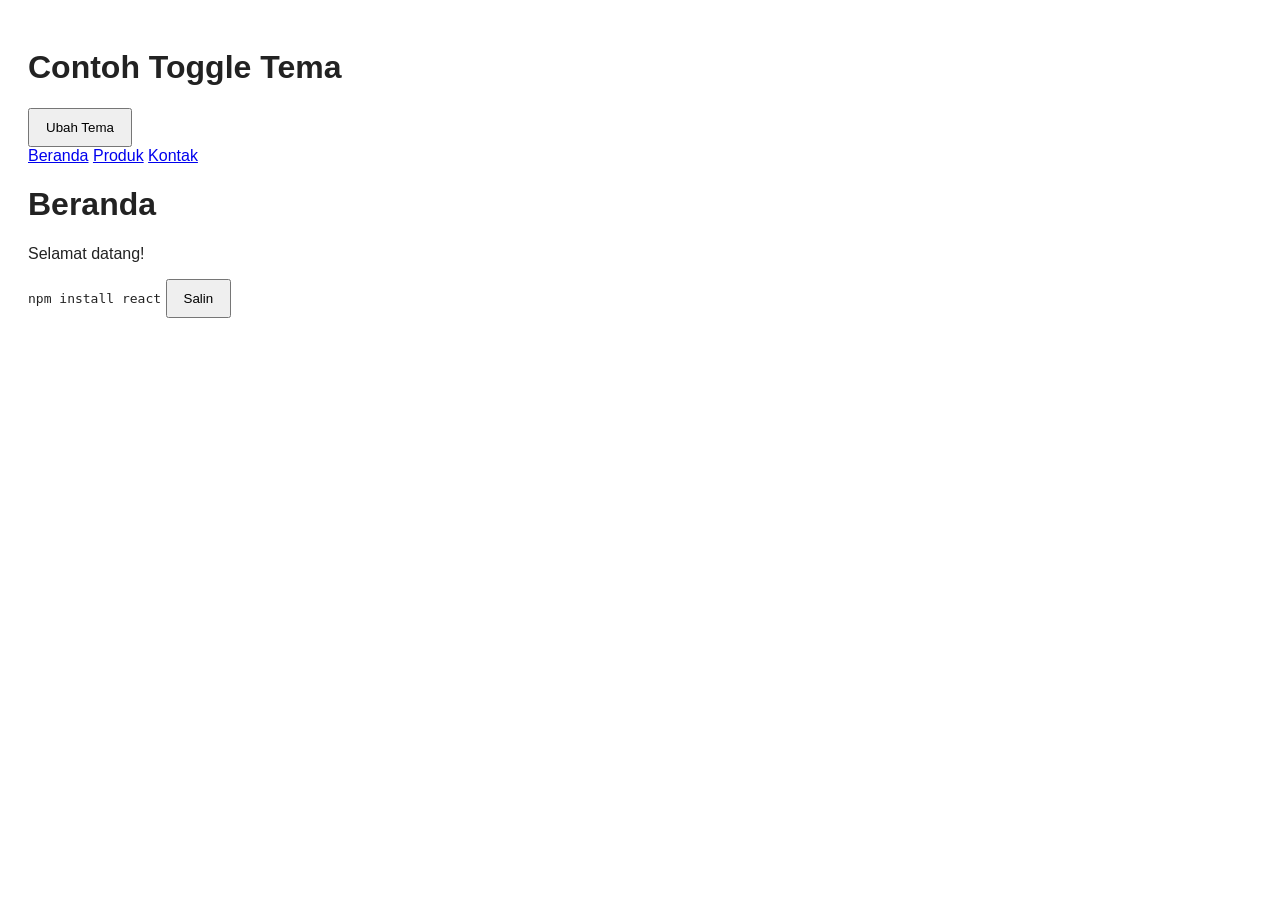
<file: index.html>
<!DOCTYPE html>
<html lang="id">
<head>
  <meta charset="UTF-8">
  <title>Toggle Tema</title>
  <style>
    /* Mode Terang (Default) */
    body {
      background-color: #ffffff;
      color: #222222;
      transition: background-color 0.3s, color 0.3s;
      font-family: sans-serif;
      padding: 20px;
    }

    /* Mode Gelap */
    body.gelap {
      background-color: #121212;
      color: #ffffff;
    }

    button {
      padding: 10px 16px;
      cursor: pointer;
    }
  </style>
</head>
<body>

  <h1>Contoh Toggle Tema</h1>
  <button id="tombol-tema">Ubah Tema</button>

  <!-- HTML -->
<nav>
  <a class="nav-link" href="#" data-halaman="beranda">Beranda</a>
  <a class="nav-link" href="#" data-halaman="produk">Produk</a>
  <a class="nav-link" href="#" data-halaman="kontak">Kontak</a>
</nav>
<main id="konten">


</main>

<!-- HTML -->
<code id="kode-contoh">npm install react</code>
<button id="tombol-salin">Salin</button>

  <script>
    // 1. Fungsi untuk menerapkan tema ke halaman & menyimpan ke localStorage
    function simpanTema(tema) {
      if (tema === "gelap") {
        document.body.classList.add("gelap");
      } else {
        document.body.classList.remove("gelap");
      }
      localStorage.setItem("tema", tema);
    }

    // 2. Jalankan saat halaman pertama kali dimuat (cek tema yang tersimpan)
    const temaTersimpan = localStorage.getItem("tema") || "terang";
    simpanTema(temaTersimpan);

    // 3. Event Listener pada tombol
    document.getElementById("tombol-tema").addEventListener("click", () => {
      const temaSekarang = localStorage.getItem("tema") || "terang";
      const temaBaru = temaSekarang === "terang" ? "gelap" : "terang";
      simpanTema(temaBaru);
    });

const halaman = {
  beranda: "<h1>Beranda</h1><p>Selamat datang!</p>",
  produk: "<h1>Produk</h1><p>Daftar produk kami.</p>",
  kontak: "<h1>Kontak</h1><p>Hubungi kami di sini.</p>",
};

function navigasiKe(namaHalaman) {
  document.getElementById("konten").innerHTML = halaman[namaHalaman];
  history.pushState({ halaman: namaHalaman }, namaHalaman, "/" + namaHalaman);
}

document.querySelectorAll(".nav-link").forEach((link) => {
  link.addEventListener("click", (e) => {
    e.preventDefault();
    navigasiKe(e.target.dataset.halaman);
  });
});

window.addEventListener("popstate", (e) => {
  const namaHalaman = e.state ? e.state.halaman : "beranda";
  document.getElementById("konten").innerHTML = halaman[namaHalaman];
});

// Muat halaman awal
navigasiKe("beranda");


document.getElementById("tombol-salin").addEventListener("click", async () => {
  const teks = document.getElementById("kode-contoh").textContent;
  const tombol = document.getElementById("tombol-salin");

  await navigator.clipboard.writeText(teks);
  tombol.textContent = "Tersalin!";
  setTimeout(() => {
    tombol.textContent = "Salin";
  }, 2000);
});

  </script>

</body>
</html>
</file>
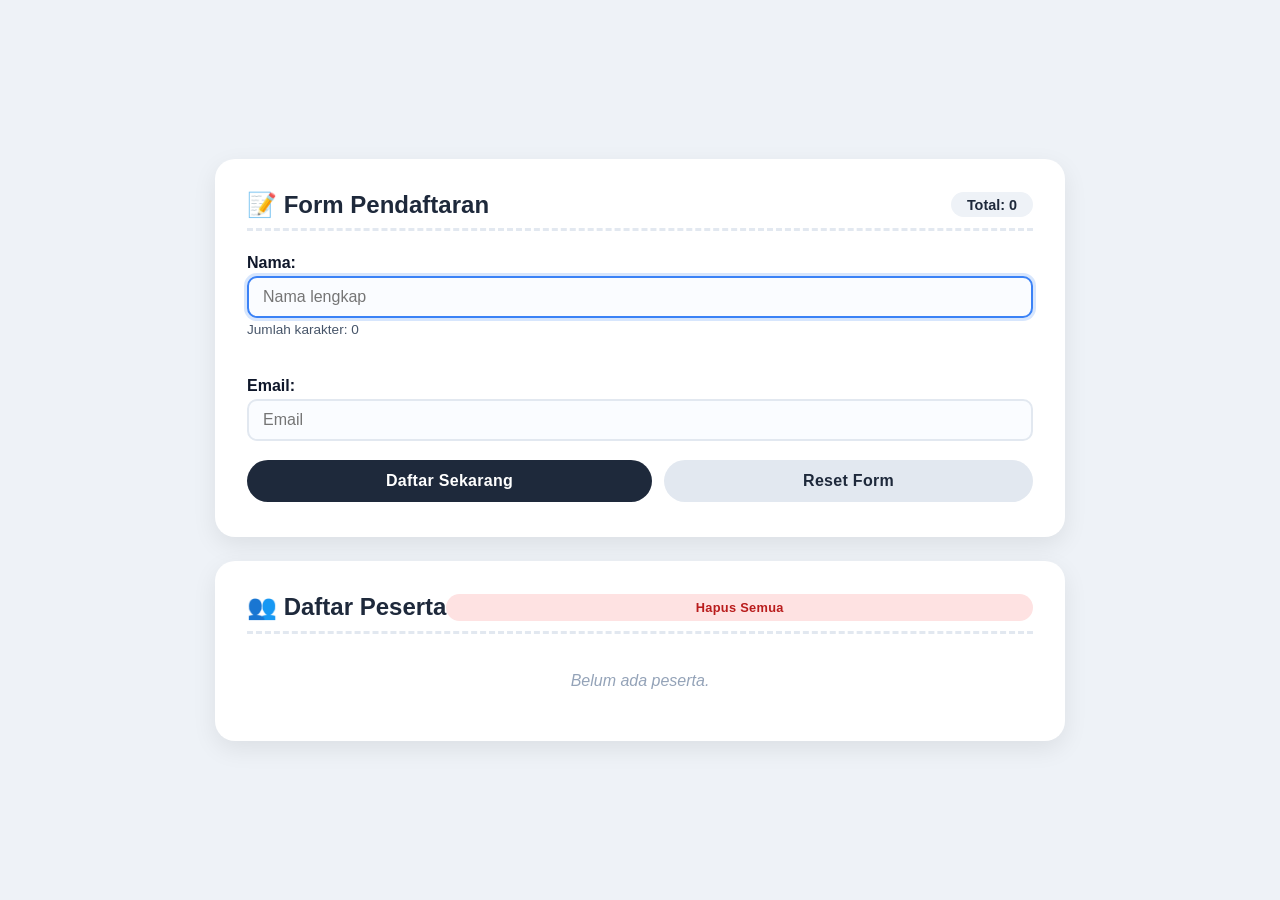
<file: bab-17-events/example/index.html>
<!DOCTYPE html>
<html lang="id">
<head>
    <meta charset="UTF-8" />
    <meta name="viewport" content="width=device-width, initial-scale=1.0" />
    <title>Workshop JavaScript - Pendaftaran</title>

    <!-- ============================================================ -->
    <!-- BAGIAN CSS: Gaya tampilan (seperti dekorasi meja pendaftaran) -->
    <!-- ============================================================ -->
    <link rel="stylesheet" href="style.css">
    
</head>
<body>

<div class="container">

    <!-- ============================================================ -->
    <!-- CARD 1: FORM PENDAFTARAN                                     -->
    <!-- ============================================================ -->
    <div class="card">
        <div class="card-header">
            <span>📝 Form Pendaftaran</span>
            <span class="total-badge" id="total-badge">Total: 0</span>
        </div>

        <form id="form-pendaftaran">

            <!-- Nama -->
            <div class="form-group">
                <label for="nama">Nama:</label>
                <input type="text" id="nama" placeholder="Nama lengkap" autofocus />
                <div class="char-count" id="char-count">Jumlah karakter: 0</div>
                <div class="key-message" id="key-message"></div>
            </div>

            <!-- Email -->
            <div class="form-group">
                <label for="email">Email:</label>
                <input type="email" id="email" placeholder="Email" />
            </div>

            <!-- Tombol -->
            <div class="button-group">
                <button type="submit" class="btn btn-primary">Daftar Sekarang</button>
                <button type="button" id="reset-btn" class="btn btn-secondary">Reset Form</button>
            </div>

            <!-- Notifikasi (sukses/error) akan muncul di sini -->
            <div id="form-notification" class="form-notification"></div>
        </form>
    </div>

    <!-- ============================================================ -->
    <!-- CARD 2: DAFTAR PESERTA                                      -->
    <!-- ============================================================ -->
    <div class="card">
        <div class="card-header">
            <span>👥 Daftar Peserta</span>
            <button type="button" id="clear-all-btn" class="btn btn-danger" style="padding: 6px 16px; font-size: 0.8rem;">Hapus Semua</button>
        </div>

        <div id="participant-list-container">
            <!-- akan diisi oleh JavaScript -->
            <p class="empty-message">Belum ada peserta.</p>
        </div>
    </div>

</div>

<!-- ============================================================ -->
<!-- BAGIAN JAVASCRIPT: Otak / logika interaksi                   -->
<!-- ============================================================ -->
<script src="script.js"></script>

</body>
</html>
</file>
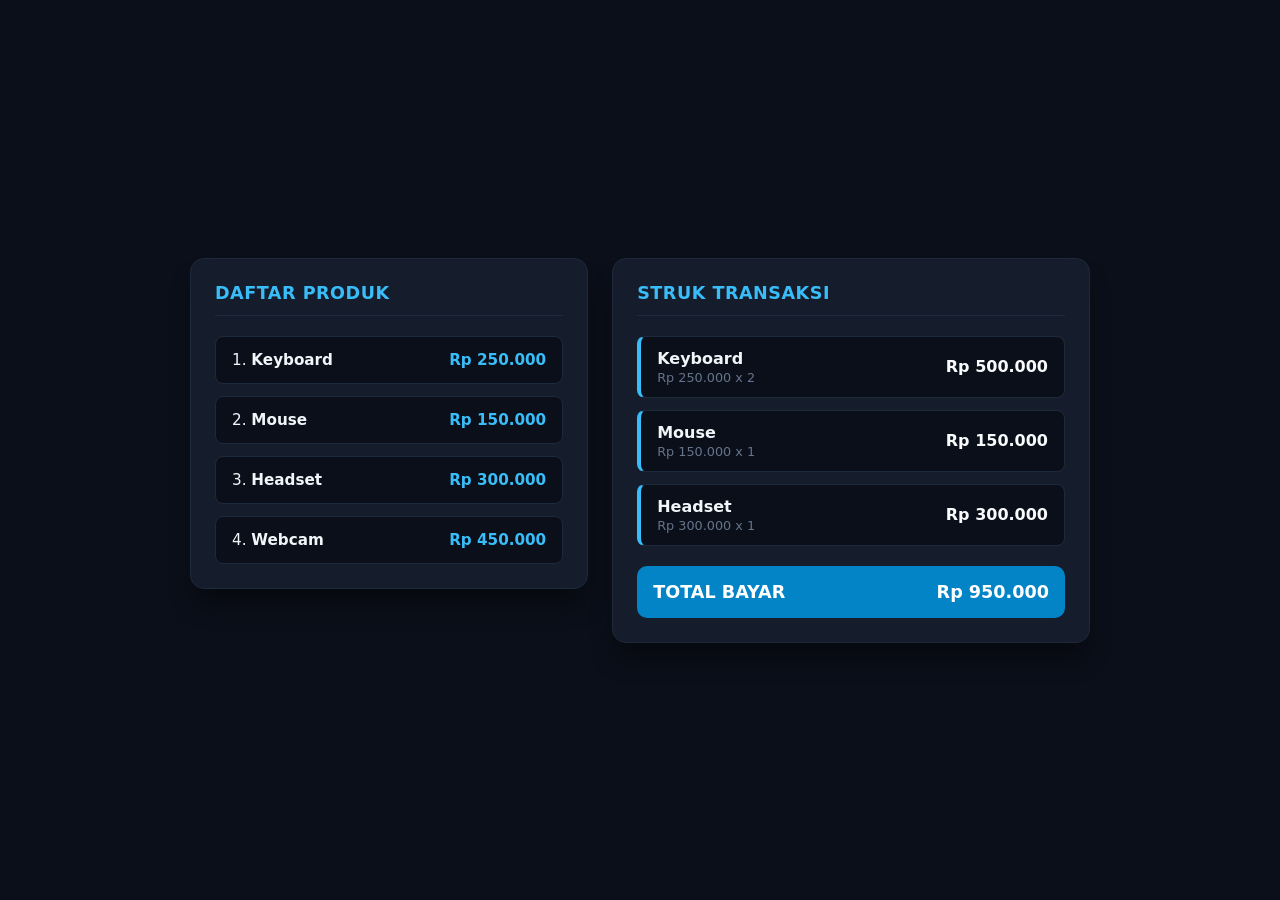
<file: bab-18-modularisasi-javascript/kasir/index.html>
<!DOCTYPE html>
<html lang="en">
<head>
    <meta charset="UTF-8">
    <meta name="viewport" content="width=device-width, initial-scale=1.0">
    <title>Aplikasi Kasir Modular</title>
    <link rel="stylesheet" href="./css/style.css">
</head>
<body>
    <div class="container">

        <div class="card">
            <div class="card-header">
                <h2>DAFTAR PRODUK</h2>
            </div>
            <ul id="daftar-produk-list" class="produk-list">
                <!-- JS Modular -->
            </ul>
        </div>

        <div class="card">
            <div class="card-header">
                <h2>STRUK TRANSAKSI</h2>
            </div>
            <div id="struk-transaksi" class="struk-list">
                <!-- JS Modular -->
            </div>

            <div class="total-box">
                <span>TOTAL BAYAR</span>
                <strong id="total-biaya">Rp0</strong>
            </div>
        </div>

    </div>
    
    <script type="module" src="./js/app.js"></script>
</body>
</html>
</file>
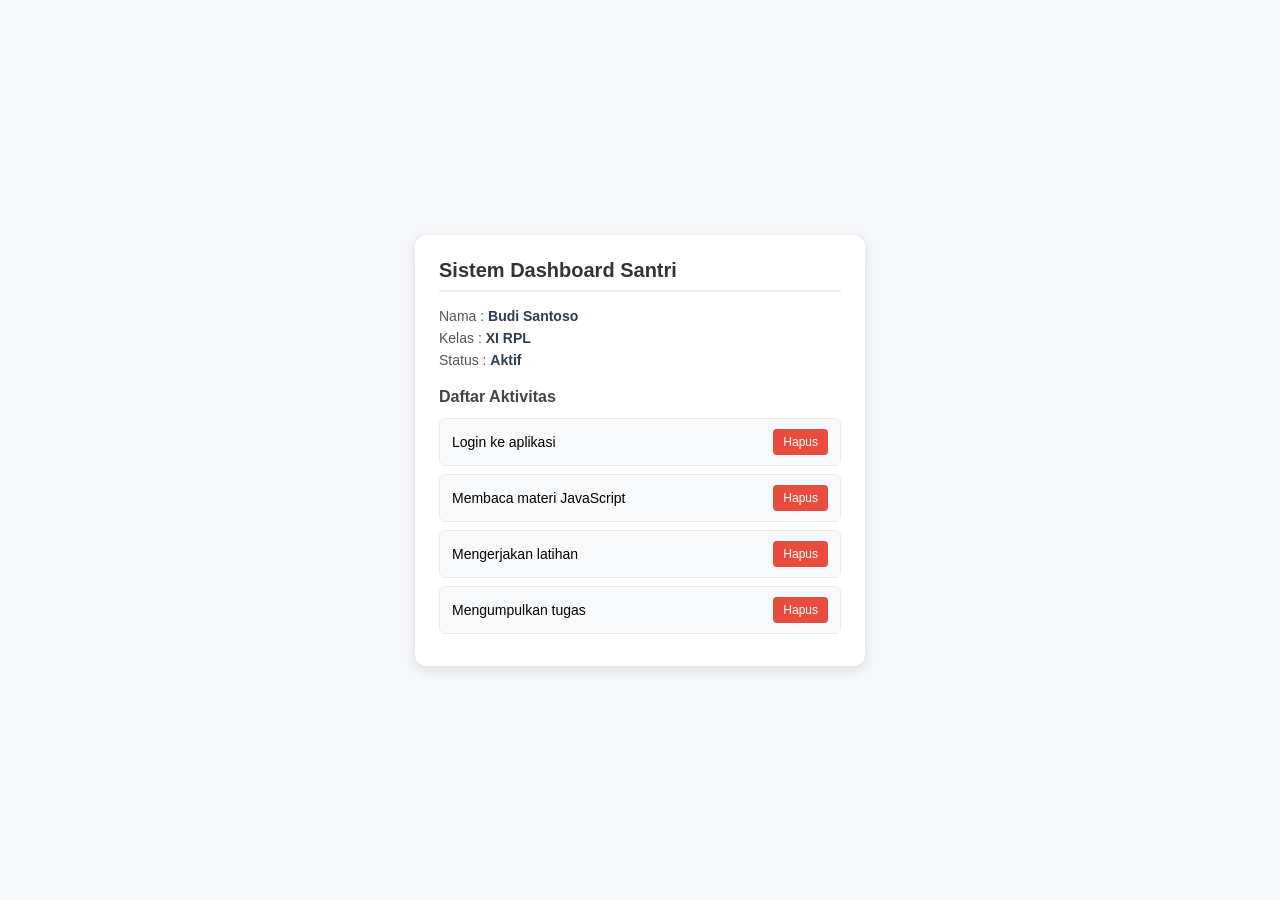
<file: bab-16-js-dom/latihan/tugas-34.html>
<!DOCTYPE html>
<html lang="en">
<head>
    <meta charset="UTF-8">
    <meta name="viewport" content="width=device-width, initial-scale=1.0">
    <title>Sistem Dashboard Santri</title>
    <link rel="stylesheet" href="./tugas-34.css">
</head>
<body>
    <section>
        <h1>Sistem Dashboard Santri</h1>
        
        <!-- Data Santri -->
        <div>
            <p>Nama     : <span id="nama"></span></p>
            <p>Kelas    : <span id="kelas"></span></p>
            <p>Status   : <span id="status"></span></p>
        </div>

        <!-- Aktivitas Santri -->
        <h2>Daftar Aktivitas</h2>
        <ul class="aktivitas"></ul>
    </section>
    <script src="./tugas-34.js"></script>
</body>
</html>
</file>
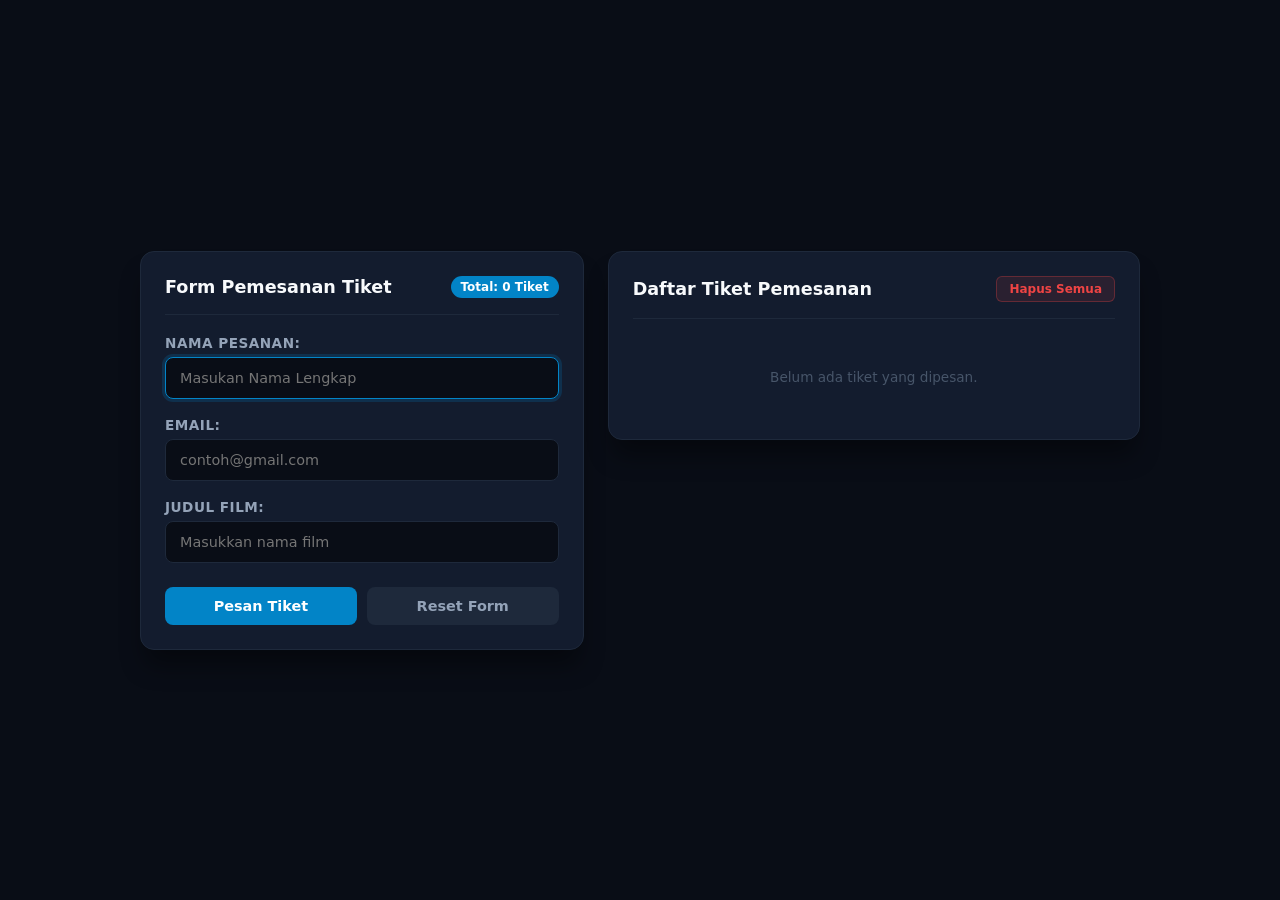
<file: bab-17-events/latihan/tugas-35.html>
<!DOCTYPE html>
<html lang="id">

<head>
    <meta charset="UTF-8">
    <meta name="viewport" content="width=device-width, initial-scale=1.0">
    <title>Pemesanan Tiket Bioskop</title>
    <link rel="stylesheet" href="tugas-35.css">
</head>

<body>
    <div class="container">

        <div class="card">
            <div class="card-header">
                <span>Form Pemesanan Tiket</span>
                <span class="total-badge" id="total-badge">Total: 0 Tiket</span>
            </div>

            <form id="form-pemesanan">
                <div class="form-group">
                    <label for="nama">Nama Pesanan:</label>
                    <input type="text" id="nama" placeholder="Masukan Nama Lengkap" autofocus />
                </div>

                <div class="form-group">
                    <label for="email">Email:</label>
                    <input type="email" id="email" placeholder="contoh@gmail.com" />
                </div>

                <div class="form-group">
                    <label for="film">Judul Film:</label>
                    <input type="text" id="film" placeholder="Masukkan nama film" />
                </div>

                <div class="button-group">
                    <button type="submit" class="btn btn-primary">Pesan Tiket</button>
                    <button type="button" id="reset-btn" class="btn btn-secondary">Reset Form</button>
                </div>

                <div id="form-notification" class="form-notification"></div>
            </form>
        </div>

        <div class="card">
            <div class="card-header">
                <span>Daftar Tiket Pemesanan</span>
                <button type="button" id="clear-all-btn" class="btn btn-danger">Hapus Semua</button>
            </div>

            <div id="ticket-list-container">
                <p class="empty-message">Belum ada tiket yang dipesan.</p>
            </div>
        </div>
    </div>
    <script src="./tugas-35.js"></script>
</body>

</html>
</file>
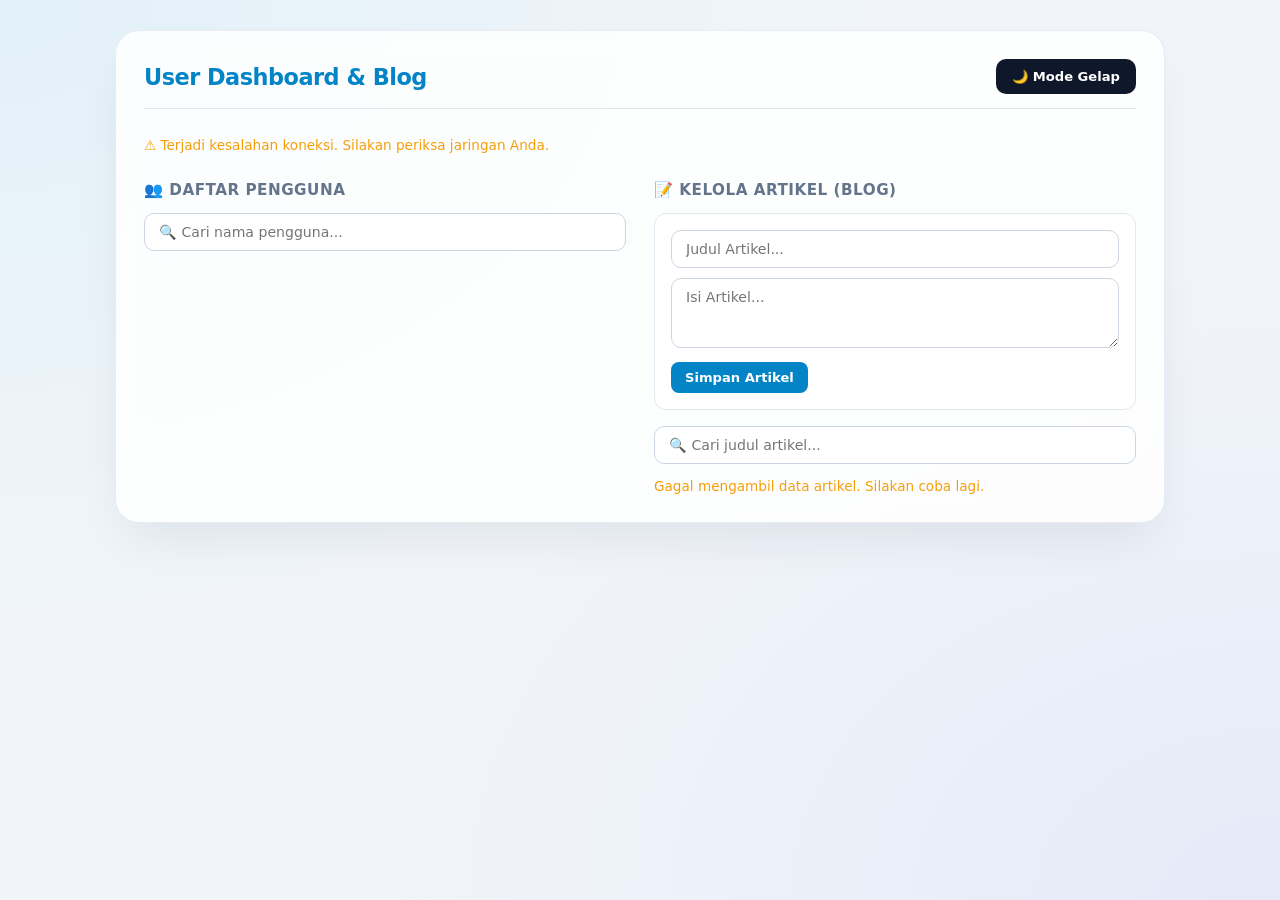
<file: bab-21-web-api/latihan-2/tugas-38.html>
<!DOCTYPE html>
<html lang="id">

<head>
    <meta charset="UTF-8">
    <meta name="viewport" content="width=device-width, initial-scale=1.0">
    <title>User Dashboard & Simple Blog</title>
    <link rel="stylesheet" href="./tugas-38.css">
</head>

<body>
    <section>

        <div class="header-banner">
            <h1>User Dashboard & Blog</h1>
            <button id="btn-tema">🌙 Mode Gelap</button>
        </div>

        <p id="notifikasi" class="notif-pesan"></p>

        <div class="kolom-kiri">

            <div id="view-daftar">
                <h2>👥 Daftar Pengguna</h2>
                
                <div class="control-box">
                    <input type="text" id="input-cari" placeholder="🔍 Cari nama pengguna..." />
                </div>

                <div id="user-card-container" class="card-container">
                    <!-- Dimuat via JavaScript -->
                </div>
            </div>

            <div id="view-detail" class="view-detail">
                <button id="btn-kembali">← Kembali ke Daftar</button>
                <h2>Detail Pengguna</h2>
                <div class="detail-box">
                    <p>Nama       : <span id="detail-nama"></span></p>
                    <p>Email      : <span id="detail-email"></span></p>
                    <p>Telepon    : <span id="detail-telepon"></span></p>
                    <p>Website    : <span id="detail-website"></span></p>
                    <p>Perusahaan : <span id="detail-perusahaan"></span></p>
                    <p>Alamat     : <span id="detail-alamat"></span></p>
                </div>
                <button id="btn-salin-email">Salin Email</button>
            </div>
        </div>

        <div class="kolom-kanan">
            <div class="blog-section" id="blog-section">
                <h2>📝 Kelola Artikel (Blog)</h2>

                <form id="article-form" class="article-form">
                    <input type="hidden" id="article-id" value="" />
                    <div class="form-group">
                        <input type="text" id="article-title" class="article-title" placeholder="Judul Artikel..." required />
                    </div>
                    <div class="form-group">
                        <textarea id="article-body" class="article-body" rows="3" placeholder="Isi Artikel..." required></textarea>
                    </div>
                    <div id="btn-article" class="btn-article-group">
                        <button type="submit" id="btn-submit-article" class="btn-submit-article">Simpan Artikel</button>
                        <button type="button" id="btn-cancel-article" class="btn-cancel-article" style="display: none;">Batal Edit</button>
                    </div>
                </form>

                <div class="div-cari-article">
                    <input type="text" id="input-cari-article" class="input-cari-article" placeholder="🔍 Cari judul artikel...">
                </div>

                <p id="notif-article" class="notif-pesan"></p>

                <div id="article-list-container" class="card-container">
                    <!-- Artikel dimuat lewat JS -->
                </div>
            </div>
        </div>
    </section>

    <script src="./tugas-38.js"></script>
</body>

</html>
</file>
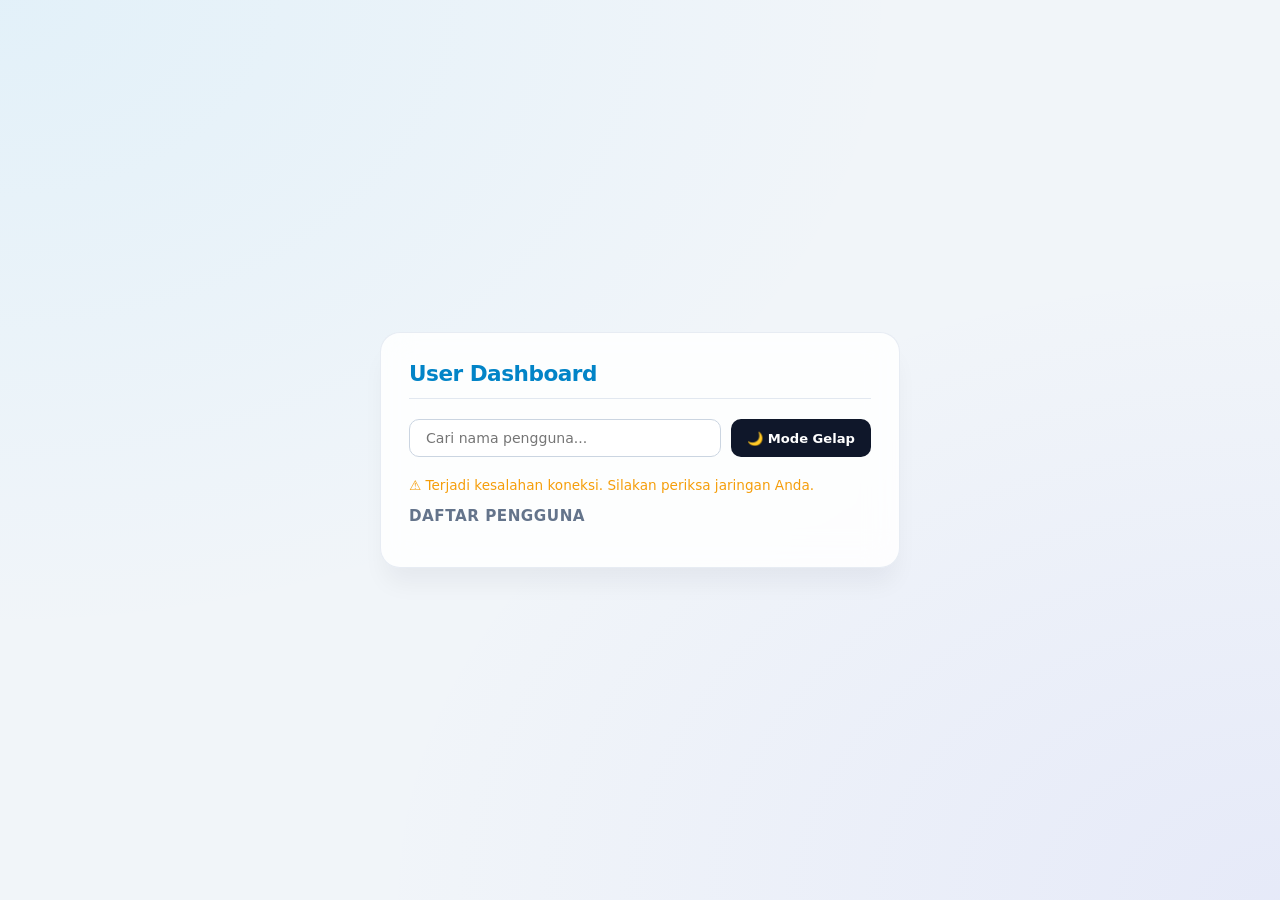
<file: bab-21-web-api/latihan/tugas-37.html>
<!DOCTYPE html>
<html lang="id">

<head>
    <meta charset="UTF-8">
    <meta name="viewport" content="width=device-width, initial-scale=1.0">
    <title>User Dashboard API</title>
    <link rel="stylesheet" href="./tugas-37.css">
</head>

<body>
    <section>
        <h1>User Dashboard</h1>

        <div class="control-box">
            <input type="text" id="input-cari" placeholder="Cari nama pengguna..." />
            <button id="btn-tema">🌙 Mode Gelap</button>
        </div>

        <p id="notifikasi" class="notif-pesan"></p>

        <div id="view-daftar">
            <h2>Daftar Pengguna</h2>
            <div id="user-card-container" class="card-container">
                <!-- Dimuat via JavaScript -->
            </div>
        </div>

        <div id="view-detail" class="view-detail">
            <button id="btn-kembali">← Kembali</button>
            <h2>Detail Pengguna</h2>
            <div class="detail-box">
                <p>Nama       : <span id="detail-nama"></span></p>
                <p>Email      : <span id="detail-email"></span></p>
                <p>Telepon    : <span id="detail-telepon"></span></p>
                <p>Website    : <span id="detail-website"></span></p>
                <p>Perusahaan : <span id="detail-perusahaan"></span></p>
                <p>Alamat     : <span id="detail-alamat"></span></p>
            </div>
            <button id="btn-salin-email">Salin Email</button>
        </div>
    </section>

    <script src="./tugas-37.js"></script>
</body>

</html>
</file>
<file: bab-17-events/example/style.css>
/* ----- RESET & GLOBAL ----- */
        * {
            box-sizing: border-box;
            margin: 0;
            padding: 0;
        }

        body {
            font-family: 'Segoe UI', Tahoma, Geneva, Verdana, sans-serif;
            background: #eef2f7;
            display: flex;
            justify-content: center;
            align-items: center;
            min-height: 100vh;
            padding: 20px;
        }

        .container {
            max-width: 850px;
            width: 100%;
            display: flex;
            flex-direction: column;
            gap: 24px;
        }

        /* ----- CARD UTAMA ----- */
        .card {
            background: white;
            border-radius: 20px;
            padding: 2rem 2rem 2.2rem;
            box-shadow: 0 8px 24px rgba(0,0,0,0.08);
        }

        .card-header {
            font-size: 1.5rem;
            font-weight: 700;
            color: #1e293b;
            border-bottom: 3px dashed #e2e8f0;
            padding-bottom: 0.6rem;
            margin-bottom: 1.4rem;
            display: flex;
            align-items: center;
            justify-content: space-between;
        }

        /* ----- FORM CARD ----- */
        .form-group {
            margin-bottom: 1.2rem;
        }

        label {
            display: block;
            font-weight: 600;
            color: #0f172a;
            margin-bottom: 4px;
        }

        input[type="text"],
        input[type="email"] {
            width: 100%;
            padding: 10px 14px;
            font-size: 1rem;
            border: 2px solid #e2e8f0;
            border-radius: 10px;
            transition: 0.2s;
            background: #fafcff;
        }

        input:focus {
            border-color: #3b82f6;
            outline: none;
            box-shadow: 0 0 0 3px rgba(59,130,246,0.2);
        }

        .char-count {
            font-size: 0.85rem;
            color: #475569;
            margin-top: 4px;
        }

        .key-message {
            font-size: 0.85rem;
            color: #2563eb;
            font-weight: 500;
            min-height: 1.4em;
            margin-top: 2px;
        }

        .button-group {
            display: flex;
            gap: 12px;
            flex-wrap: wrap;
            margin-top: 0.5rem;
        }

        .btn {
            flex: 1 1 auto;
            padding: 12px 18px;
            font-weight: 700;
            font-size: 1rem;
            border: none;
            border-radius: 40px;
            cursor: pointer;
            transition: 0.15s;
            letter-spacing: 0.3px;
        }

        .btn-primary {
            background: #1e293b;
            color: white;
        }
        .btn-primary:hover {
            background: #0f172a;
            transform: scale(1.02);
        }

        .btn-secondary {
            background: #e2e8f0;
            color: #1e293b;
        }
        .btn-secondary:hover {
            background: #cbd5e1;
        }

        .btn-danger {
            background: #fee2e2;
            color: #b91c1c;
        }
        .btn-danger:hover {
            background: #fecaca;
        }

        /* ----- DAFTAR PESERTA CARD ----- */
        .participant-list {
            display: flex;
            flex-direction: column;
            gap: 12px;
            margin-top: 0.5rem;
        }

        .participant-item {
            background: #f8fafc;
            border-left: 5px solid #3b82f6;
            padding: 0.8rem 1rem;
            border-radius: 10px;
            display: flex;
            justify-content: space-between;
            align-items: center;
            flex-wrap: wrap;
            transition: 0.2s;
        }
        .participant-item:hover {
            background: #f1f5f9;
        }

        .participant-info p {
            margin: 0.1rem 0;
            font-size: 0.95rem;
        }

        .participant-info strong {
            color: #1e293b;
        }

        .participant-actions {
            display: flex;
            gap: 8px;
        }

        .btn-small {
            padding: 4px 12px;
            font-size: 0.75rem;
            border: none;
            border-radius: 30px;
            cursor: pointer;
            font-weight: 600;
        }

        .btn-small-danger {
            background: #fee2e2;
            color: #b91c1c;
        }
        .btn-small-danger:hover {
            background: #fecaca;
        }

        .empty-message {
            color: #94a3b8;
            font-style: italic;
            text-align: center;
            padding: 1rem 0;
        }

        .total-badge {
            font-weight: 700;
            color: #1e293b;
            background: #eef2f7;
            padding: 0.3rem 1rem;
            border-radius: 40px;
            font-size: 0.9rem;
        }

        /* ----- STATUS MESSAGE DI FORM (tetap pakai display-area dari versi sebelumnya, tapi kita bisa gunakan untuk notifikasi) ----- */
        .form-notification {
            margin-top: 0.8rem;
            padding: 0.5rem 1rem;
            border-radius: 10px;
            font-weight: 600;
            display: none;
        }
        .form-notification.show {
            display: block;
        }
        .form-notification.success {
            background: #dcfce7;
            color: #059669;
        }
        .form-notification.error {
            background: #fee2e2;
            color: #b91c1c;
        }

        /* responsive */
        @media (max-width: 600px) {
            .card {
                padding: 1.5rem;
            }
            .participant-item {
                flex-direction: column;
                align-items: stretch;
            }
            .participant-actions {
                margin-top: 6px;
                justify-content: flex-end;
            }
        }
</file>
<file: bab-18-modularisasi-javascript/kasir/css/style.css>
/* css kasir */
* {
  margin: 0;
  padding: 0;
  box-sizing: border-box;
  font-family: 'Inter', system-ui, -apple-system, sans-serif;
}

body {
  background-color: #0b0f19;
  color: #f1f5f9;
  min-height: 100vh;
  display: flex;
  justify-content: center;
  align-items: center;
  padding: 30px 15px;
}

.container {
  width: 100%;
  max-width: 900px;
  display: grid;
  grid-template-columns: 1fr 1.2fr;
  gap: 24px;
  align-items: start;
}

.card {
  background: #151c2c;
  border: 1px solid #1e293b;
  border-radius: 14px;
  padding: 24px;
  box-shadow: 0 20px 25px -5px rgba(0, 0, 0, 0.4);
}

.card-header h2 {
  font-size: 1.1rem;
  font-weight: 700;
  color: #38bdf8;
  padding-bottom: 12px;
  margin-bottom: 20px;
  border-bottom: 1px solid #1e293b;
  letter-spacing: 0.5px;
}

/* LIST PRODUK */
.produk-list {
  list-style: none;
  display: flex;
  flex-direction: column;
  gap: 12px;
}

.produk-item {
  background: #0b0f19;
  border: 1px solid #1e293b;
  padding: 14px 16px;
  border-radius: 8px;
  display: flex;
  justify-content: space-between;
  align-items: center;
  font-size: 0.95rem;
}

.produk-item .harga {
  color: #38bdf8;
  font-weight: 600;
}

/* STRUK TRANSAKSI */
.struk-list {
  display: flex;
  flex-direction: column;
  gap: 12px;
  margin-bottom: 20px;
}

.struk-item {
  background: #0b0f19;
  border: 1px solid #1e293b;
  border-left: 4px solid #38bdf8;
  padding: 12px 16px;
  border-radius: 8px;
  display: flex;
  justify-content: space-between;
  align-items: center;
}

.sub-text {
  font-size: 0.8rem;
  color: #64748b;
  margin-top: 2px;
}

.struk-subtotal {
  font-weight: 600;
  color: #f8fafc;
}

.total-box {
  background: #0284c7;
  color: #ffffff;
  padding: 16px;
  border-radius: 10px;
  display: flex;
  justify-content: space-between;
  align-items: center;
  font-weight: 700;
  font-size: 1.1rem;
}

@media (max-width: 768px) {
  .container {
    grid-template-columns: 1fr;
  }
}
</file>
<file: bab-16-js-dom/latihan/tugas-34.css>
* {
    margin: 0;
    padding: 0;
    box-sizing: border-box;
    font-family: 'Segoe UI', Tahoma, Geneva, Verdana, sans-serif;
}

body {
    background-color: #f4f6f9;
    display: flex;
    justify-content: center;
    align-items: center;
    min-height: 100vh;
}

section {
    background-color: #ffffff;
    padding: 24px;
    border-radius: 12px;
    box-shadow: 0 4px 12px rgba(0, 0, 0, 0.1);
    width: 100%;
    max-width: 450px;
}

h1 {
    font-size: 20px;
    color: #333;
    margin-bottom: 16px;
    border-bottom: 2px solid #eee;
    padding-bottom: 8px;
}

div {
    margin-bottom: 20px;
}

p {
    font-size: 14px;
    color: #555;
    margin-bottom: 6px;
}

span {
    font-weight: bold;
    color: #2c3e50;
}

h2 {
    font-size: 16px;
    color: #444;
    margin-bottom: 12px;
}

ul.aktivitas {
    list-style: none;
}

ul.aktivitas li {
    background-color: #f8f9fa;
    border: 1px solid #e9ecef;
    padding: 10px 12px;
    border-radius: 6px;
    margin-bottom: 8px;
    display: flex;
    justify-content: space-between;
    align-items: center;
    font-size: 14px;
}

/* Styling Tombol Hapus */
ul.aktivitas button {
    background-color: #e74c3c;
    color: white;
    border: none;
    padding: 6px 10px;
    border-radius: 4px;
    cursor: pointer;
    font-size: 12px;
    transition: background 0.2s;
}

ul.aktivitas button:hover {
    background-color: #c0392b;
}
</file>
<file: bab-17-events/latihan/tugas-35.css>
/* Universal */
* {
    margin: 0;
    padding: 0;
    box-sizing: border-box;
    font-family: system-ui, -apple-system, BlinkMacSystemFont, 'Segoe UI', Roboto, Oxygen, Ubuntu, Cantarell, 'Open Sans', 'Helvetica Neue', sans-serif;
}

body {
    background: #090d16;
    color: #e2e8f0;
    min-height: 100vh;
    display: flex;
    justify-content: center;
    align-items: center;
    padding: 30px 15px;
}

/* Layout */
.container {
    width: 100%;
    max-width: 1000px;
    display: grid;
    grid-template-columns: 1fr 1.2fr;
    gap: 24px;
    align-items: start;
}

/* Card Style Modern */
.card {
    background: #131c2e;
    border: 1px solid #1e293b;
    border-radius: 14px;
    padding: 24px;
    box-shadow: 0 20px 25px -5px rgba(0, 0, 0, 0.4);
}

.card-header {
    display: flex;
    justify-content: space-between;
    align-items: center;
    font-size: 1.1rem;
    font-weight: 700;
    color: #f8fafc;
    padding-bottom: 16px;
    margin-bottom: 20px;
    border-bottom: 1px solid #1e293b;
}

/* Badge Total Tiket */
.total-badge {
    font-size: 0.75rem;
    font-weight: 600;
    background: #0284c7;
    color: #ffffff;
    padding: 4px 10px;
    border-radius: 99px;
}

/* Form Grouping */
.form-group {
    margin-bottom: 18px;
}

label {
    display: block;
    font-size: 0.85rem;
    font-weight: 600;
    margin-bottom: 6px;
    color: #94a3b8;
    text-transform: uppercase;
    letter-spacing: 0.5px;
}

input[type="text"],
input[type="email"] {
    width: 100%;
    padding: 12px 14px;
    background: #090d16;
    border: 1px solid #1e293b;
    border-radius: 8px;
    color: #f8fafc;
    font-size: 0.9rem;
    outline: none;
    transition: all 0.2s;
}

input:focus {
    border-color: #0284c7;
    box-shadow: 0 0 0 3px rgba(2, 132, 199, 0.2);
}

/* Tombol Aksi */
.button-group {
    display: flex;
    gap: 10px;
    margin-top: 24px;
}

.btn {
    flex: 1;
    padding: 11px;
    border: none;
    border-radius: 8px;
    font-weight: 600;
    font-size: 0.9rem;
    cursor: pointer;
    transition: all 0.2s;
}

.btn-primary {
    background: #0284c7;
    color: #ffffff;
}

.btn-primary:hover {
    background: #0369a1;
}

.btn-secondary {
    background: #1e293b;
    color: #94a3b8;
}

.btn-secondary:hover {
    background: #334155;
    color: #f8fafc;
}

/* Tombol Hapus Semua */
.card-header .btn-danger {
    flex: none;
    padding: 5px 12px;
    font-size: 0.75rem;
    background: rgba(239, 68, 68, 0.1);
    color: #ef4444;
    border: 1px solid rgba(239, 68, 68, 0.3);
    border-radius: 6px;
}

.card-header .btn-danger:hover {
    background: #ef4444;
    color: white;
}

/* Notifikasi Pop-style */
.form-notification {
    margin-top: 16px;
    padding: 10px 14px;
    border-radius: 8px;
    font-size: 0.85rem;
    font-weight: 500;
    display: none;
}

.form-notification.show {
    display: block;
}

.form-notification.success {
    background: rgba(16, 185, 129, 0.1);
    border: 1px solid #10b981;
    color: #34d399;
}

.form-notification.error {
    background: rgba(239, 68, 68, 0.1);
    border: 1px solid #ef4444;
    color: #f87171;
}

/* Ticket Item Card Modern */
.participant-list {
    display: flex;
    flex-direction: column;
    gap: 12px;
}

.participant-item {
    background: #090d16;
    border: 1px solid #1e293b;
    border-radius: 10px;
    padding: 14px 16px;
    display: flex;
    justify-content: space-between;
    align-items: center;
    transition: transform 0.2s, border-color 0.2s;
}

.participant-item:hover {
    border-color: #0284c7;
    transform: translateX(4px);
}

.participant-info p {
    font-size: 0.85rem;
    color: #94a3b8;
    margin: 3px 0;
}

.participant-info strong {
    color: #f8fafc;
}

/* Tombol Hapus Satuan */
.btn-small-danger {
    padding: 6px 10px;
    font-size: 0.75rem;
    background: transparent;
    color: #64748b;
    border: 1px solid #1e293b;
    border-radius: 6px;
    cursor: pointer;
    transition: all 0.2s;
}

.btn-small-danger:hover {
    background: #ef4444;
    color: white;
    border-color: #ef4444;
}

.empty-message {
    color: #475569;
    font-size: 0.85rem;
    text-align: center;
    padding: 30px 0;
}

/* Responsif: kalau layar HP, otomatis balik 1 Kolom */
@media (max-width: 768px) {
    .container {
        grid-template-columns: 1fr;
    }
}
</file>
<file: bab-21-web-api/latihan-2/tugas-38.css>
* {
  margin: 0;
  padding: 0;
  box-sizing: border-box;
  font-family: 'Plus Jakarta Sans', 'Inter', system-ui, -apple-system, sans-serif;
  transition: background-color 0.3s cubic-bezier(0.4, 0, 0.2, 1),
              border-color 0.3s cubic-bezier(0.4, 0, 0.2, 1),
              color 0.3s cubic-bezier(0.4, 0, 0.2, 1),
              box-shadow 0.3s cubic-bezier(0.4, 0, 0.2, 1),
              transform 0.2s cubic-bezier(0.4, 0, 0.2, 1);
}

body {
  background-color: #f1f5f9;
  background-image: 
    radial-gradient(at 0% 0%, rgba(56, 189, 248, 0.08) 0px, transparent 50%),
    radial-gradient(at 100% 100%, rgba(99, 102, 241, 0.08) 0px, transparent 50%);
  color: #0f172a;
  min-height: 100vh;
  display: flex;
  justify-content: center;
  align-items: flex-start;
  padding: 30px 20px;
}

body.dark-mode {
  background-color: #090d16;
  background-image: 
    radial-gradient(at 0% 0%, rgba(56, 189, 248, 0.12) 0px, transparent 50%),
    radial-gradient(at 100% 100%, rgba(99, 102, 241, 0.12) 0px, transparent 50%);
  color: #f8fafc;
}

section {
  background: rgba(255, 255, 255, 0.85);
  backdrop-filter: blur(16px);
  -webkit-backdrop-filter: blur(16px);
  padding: 28px;
  border-radius: 24px;
  border: 1px solid rgba(226, 232, 240, 0.8);
  box-shadow: 0 25px 50px -12px rgba(15, 23, 42, 0.08);
  width: 100%;
  max-width: 1050px;
  
  display: grid;
  grid-template-columns: 1fr 1fr;
  gap: 28px;
  align-items: start;
}

body.dark-mode section {
  background: rgba(15, 23, 42, 0.75);
  border-color: rgba(30, 41, 59, 0.8);
  box-shadow: 0 25px 50px -12px rgba(0, 0, 0, 0.5);
}

.header-banner {
  grid-column: 1 / -1;
  display: flex;
  justify-content: space-between;
  align-items: center;
  padding-bottom: 14px;
  border-bottom: 1px solid #e2e8f0;
}

body.dark-mode .header-banner {
  border-bottom-color: #1e293b;
}

h1 {
  font-size: 1.4rem;
  font-weight: 800;
  letter-spacing: -0.5px;
  color: #0284c7;
}

body.dark-mode h1 {
  color: #38bdf8;
}

.notif-pesan {
  grid-column: 1 / -1;
  font-size: 0.85rem;
  font-weight: 500;
  color: #f59e0b;
}

h2 {
  font-size: 0.95rem;
  font-weight: 700;
  text-transform: uppercase;
  letter-spacing: 0.5px;
  color: #64748b;
  margin-bottom: 14px;
}

body.dark-mode h2 {
  color: #94a3b8;
}

/* BUTTONS TEMA & SALIN */
#btn-tema, #btn-kembali, #btn-salin-email {
  background: #0f172a;
  color: #ffffff;
  border: none;
  padding: 10px 16px;
  border-radius: 10px;
  cursor: pointer;
  font-size: 0.82rem;
  font-weight: 600;
}

#btn-tema:hover, #btn-kembali:hover, #btn-salin-email:hover {
  background: #0284c7;
}

body.dark-mode #btn-tema, 
body.dark-mode #btn-kembali, 
body.dark-mode #btn-salin-email {
  background: #1e293b;
  color: #f8fafc;
}

body.dark-mode #btn-tema:hover, 
body.dark-mode #btn-kembali:hover, 
body.dark-mode #btn-salin-email:hover {
  background: #38bdf8;
  color: #090d16;
}

.kolom-kiri {
  grid-column: 1;
}

.control-box {
  margin-bottom: 14px;
}

#input-cari {
  width: 100%;
  padding: 10px 14px;
  background: #ffffff;
  border: 1px solid #cbd5e1;
  border-radius: 10px;
  font-size: 0.88rem;
  color: #0f172a;
  outline: none;
}

body.dark-mode #input-cari {
  background: #0b0f19;
  border-color: #1e293b;
  color: #f8fafc;
}

.card-container {
  display: flex;
  flex-direction: column;
  gap: 12px;
}

.user-card {
  background: #ffffff;
  border: 1px solid #e2e8f0;
  padding: 14px 18px;
  border-radius: 12px;
  cursor: pointer;
}

body.dark-mode .user-card {
  background: #0b0f19;
  border-color: #1e293b;
}

.user-card:hover {
  transform: translateY(-2px);
  border-color: #0284c7;
}

body.dark-mode .user-card:hover {
  border-color: #38bdf8;
}

.user-card-header {
  display: flex;
  justify-content: space-between;
  align-items: center;
  margin-bottom: 6px;
}

.user-name {
  font-weight: 700;
  color: #0f172a;
  font-size: 0.95rem;
}

body.dark-mode .user-name {
  color: #f8fafc;
}

.btn-fav {
  background: none;
  border: none;
  font-size: 1.25rem;
  color: #f59e0b;
  cursor: pointer;
}

.user-email, .user-company {
  font-size: 0.82rem;
  color: #64748b;
  margin-bottom: 3px;
}

body.dark-mode .user-email, 
body.dark-mode .user-company {
  color: #94a3b8;
}

.view-detail {
  display: none;
}

.detail-box {
  background: #f8fafc;
  border: 1px solid #e2e8f0;
  border-radius: 12px;
  padding: 16px;
  margin: 16px 0;
  display: flex;
  flex-direction: column;
  gap: 8px;
}

body.dark-mode .detail-box {
  background: #0b0f19;
  border-color: #1e293b;
}

.detail-box p {
  font-size: 0.88rem;
  color: #64748b;
  display: flex;
  justify-content: space-between;
  border-bottom: 1px dashed #e2e8f0;
  padding-bottom: 6px;
}

body.dark-mode .detail-box p {
  color: #94a3b8;
  border-bottom-color: #1e293b;
}

.detail-box span {
  font-weight: 600;
  color: #0f172a;
}

body.dark-mode .detail-box span {
  color: #38bdf8;
}

#btn-salin-email {
  width: 100%;
}

.kolom-kanan {
  grid-column: 2;
}

.article-form {
  background: #ffffff;
  border: 1px solid #e2e8f0;
  padding: 16px;
  border-radius: 12px;
  margin-bottom: 16px;
}

body.dark-mode .article-form {
  background: #0b0f19;
  border-color: #1e293b;
}

.form-group {
  margin-bottom: 10px;
}

.article-title, .article-body, .input-cari-article {
  width: 100%;
  padding: 10px 14px;
  background: #ffffff;
  border: 1px solid #cbd5e1;
  border-radius: 10px;
  font-size: 0.88rem;
  color: #0f172a;
  outline: none;
}

body.dark-mode .article-title, 
body.dark-mode .article-body, 
body.dark-mode .input-cari-article {
  background: #0b0f19;
  border-color: #1e293b;
  color: #f8fafc;
}

.btn-article-group {
  display: flex;
  gap: 8px;
}

.btn-submit-article, .btn-cancel-article {
  padding: 8px 14px;
  border: none;
  border-radius: 8px;
  font-size: 0.82rem;
  font-weight: 600;
  cursor: pointer;
}

.btn-submit-article {
  background: #0284c7;
  color: white;
}

.btn-cancel-article {
  background: #64748b;
  color: white;
}

.div-cari-article {
  margin-bottom: 14px;
}

.article-action-buttons {
  display: flex;
  gap: 6px;
  justify-content: flex-end;
  margin-top: 10px;
}

.btn-action-art {
  padding: 4px 10px;
  border: none;
  border-radius: 6px;
  font-size: 0.75rem;
  font-weight: 600;
  cursor: pointer;
}

.btn-edit-art {
  background: rgba(245, 158, 11, 0.15);
  color: #d97706;
}

.btn-delete-art {
  background: rgba(239, 68, 68, 0.15);
  color: #ef4444;
}

/* RESPONSIVE LAYAR HP */
@media (max-width: 768px) {
  section {
    grid-template-columns: 1fr;
  }
  .kolom-kiri, .kolom-kanan {
    grid-column: 1;
  }
}
</file>
<file: bab-21-web-api/latihan/tugas-37.css>
* {
  margin: 0;
  padding: 0;
  box-sizing: border-box;
  font-family: 'Plus Jakarta Sans', 'Inter', system-ui, -apple-system, sans-serif;
  transition: background-color 0.3s cubic-bezier(0.4, 0, 0.2, 1),
              border-color 0.3s cubic-bezier(0.4, 0, 0.2, 1),
              color 0.3s cubic-bezier(0.4, 0, 0.2, 1),
              box-shadow 0.3s cubic-bezier(0.4, 0, 0.2, 1),
              transform 0.2s cubic-bezier(0.4, 0, 0.2, 1);
}

body {
  background-color: #f1f5f9;
  background-image: 
    radial-gradient(at 0% 0%, rgba(56, 189, 248, 0.08) 0px, transparent 50%),
    radial-gradient(at 100% 100%, rgba(99, 102, 241, 0.08) 0px, transparent 50%);
  color: #0f172a;
  display: flex;
  justify-content: center;
  align-items: center;
  min-height: 100vh;
  padding: 24px 16px;
}

/* DARK MODE BODY */
body.dark-mode {
  background-color: #090d16;
  background-image: 
    radial-gradient(at 0% 0%, rgba(56, 189, 248, 0.12) 0px, transparent 50%),
    radial-gradient(at 100% 100%, rgba(99, 102, 241, 0.12) 0px, transparent 50%);
  color: #f8fafc;
}

section {
  background: rgba(255, 255, 255, 0.85);
  backdrop-filter: blur(16px);
  -webkit-backdrop-filter: blur(16px);
  padding: 28px;
  border-radius: 20px;
  border: 1px solid rgba(226, 232, 240, 0.8);
  box-shadow: 0 20px 25px -5px rgba(15, 23, 42, 0.05), 
              0 8px 10px -6px rgba(15, 23, 42, 0.01);
  width: 100%;
  max-width: 520px;
}

body.dark-mode section {
  background: rgba(15, 23, 42, 0.75);
  border-color: rgba(30, 41, 59, 0.8);
  box-shadow: 0 25px 50px -12px rgba(0, 0, 0, 0.5);
}

/* TITLE UTAMA */
h1 {
  font-size: 1.35rem;
  font-weight: 800;
  letter-spacing: -0.5px;
  color: #0284c7;
  margin-bottom: 20px;
  padding-bottom: 12px;
  border-bottom: 1px solid #e2e8f0;
  display: flex;
  align-items: center;
  gap: 8px;
}

body.dark-mode h1 {
  color: #38bdf8;
  border-bottom-color: #1e293b;
}

/* CONTROL BOX */
.control-box {
  display: flex;
  gap: 10px;
  margin-bottom: 20px;
}

#input-cari {
  flex: 1;
  padding: 10px 16px;
  background: #ffffff;
  border: 1px solid #cbd5e1;
  border-radius: 10px;
  font-size: 0.88rem;
  color: #0f172a;
  outline: none;
}

body.dark-mode #input-cari {
  background: #0b0f19;
  border-color: #1e293b;
  color: #f8fafc;
}

#input-cari:focus {
  border-color: #0284c7;
  box-shadow: 0 0 0 3px rgba(2, 132, 199, 0.15);
}

body.dark-mode #input-cari:focus {
  border-color: #38bdf8;
  box-shadow: 0 0 0 3px rgba(56, 189, 248, 0.15);
}

/* TOMBOL AKSIS UTAMA */
#btn-tema, #btn-kembali, #btn-salin-email {
  background: #0f172a;
  color: #ffffff;
  border: none;
  padding: 10px 16px;
  border-radius: 10px;
  cursor: pointer;
  font-size: 0.82rem;
  font-weight: 600;
  display: inline-flex;
  align-items: center;
  justify-content: center;
  gap: 6px;
}

#btn-tema:hover, #btn-kembali:hover, #btn-salin-email:hover {
  background: #0284c7;
  transform: translateY(-1px);
}

body.dark-mode #btn-tema, 
body.dark-mode #btn-kembali, 
body.dark-mode #btn-salin-email {
  background: #1e293b;
  color: #f8fafc;
}

body.dark-mode #btn-tema:hover, 
body.dark-mode #btn-kembali:hover, 
body.dark-mode #btn-salin-email:hover {
  background: #38bdf8;
  color: #090d16;
}

/* NOTIFIKASI */
.notif-pesan {
  font-size: 0.85rem;
  font-weight: 500;
  color: #f59e0b;
  margin-bottom: 14px;
}

h2 {
  font-size: 0.95rem;
  font-weight: 700;
  text-transform: uppercase;
  letter-spacing: 0.5px;
  color: #64748b;
  margin-bottom: 14px;
}

body.dark-mode h2 {
  color: #94a3b8;
}

/* KARTU PENGGUNA LIST */
.card-container {
  display: flex;
  flex-direction: column;
  gap: 12px;
}

.user-card {
  background: #ffffff;
  border: 1px solid #e2e8f0;
  padding: 14px 18px;
  border-radius: 12px;
  cursor: pointer;
}

body.dark-mode .user-card {
  background: #0b0f19;
  border-color: #1e293b;
}

.user-card:hover {
  transform: translateY(-2px);
  border-color: #0284c7;
  box-shadow: 0 10px 15px -3px rgba(2, 132, 199, 0.1);
}

body.dark-mode .user-card:hover {
  border-color: #38bdf8;
  box-shadow: 0 10px 15px -3px rgba(56, 189, 248, 0.15);
}

.user-card-header {
  display: flex;
  justify-content: space-between;
  align-items: center;
  margin-bottom: 6px;
}

.user-name {
  font-weight: 700;
  color: #0f172a;
  font-size: 0.95rem;
}

body.dark-mode .user-name {
  color: #f8fafc;
}

/* BINTANG FAVORIT */
.btn-fav {
  background: none;
  border: none;
  font-size: 1.25rem;
  color: #f59e0b;
  cursor: pointer;
  line-height: 1;
  padding: 2px 4px;
  border-radius: 6px;
}

.btn-fav:hover {
  transform: scale(1.2);
}

.user-email, .user-company {
  font-size: 0.82rem;
  color: #64748b;
  margin-bottom: 3px;
  display: flex;
  align-items: center;
  gap: 6px;
}

body.dark-mode .user-email, 
body.dark-mode .user-company {
  color: #94a3b8;
}

.view-detail {
  display: none;
}

.detail-box {
  background: #f8fafc;
  border: 1px solid #e2e8f0;
  border-radius: 12px;
  padding: 16px;
  margin: 16px 0;
  display: flex;
  flex-direction: column;
  gap: 8px;
}

body.dark-mode .detail-box {
  background: #0b0f19;
  border-color: #1e293b;
}

.detail-box p {
  font-size: 0.88rem;
  color: #64748b;
  display: flex;
  justify-content: space-between;
  border-bottom: 1px dashed #e2e8f0;
  padding-bottom: 6px;
}

body.dark-mode .detail-box p {
  color: #94a3b8;
  border-bottom-color: #1e293b;
}

.detail-box p:last-child {
  border-bottom: none;
  padding-bottom: 0;
}

.detail-box span {
  font-weight: 600;
  color: #0f172a;
  text-align: right;
  max-width: 60%;
}

body.dark-mode .detail-box span {
  color: #38bdf8;
}

#btn-salin-email {
  width: 100%;
}
</file>
